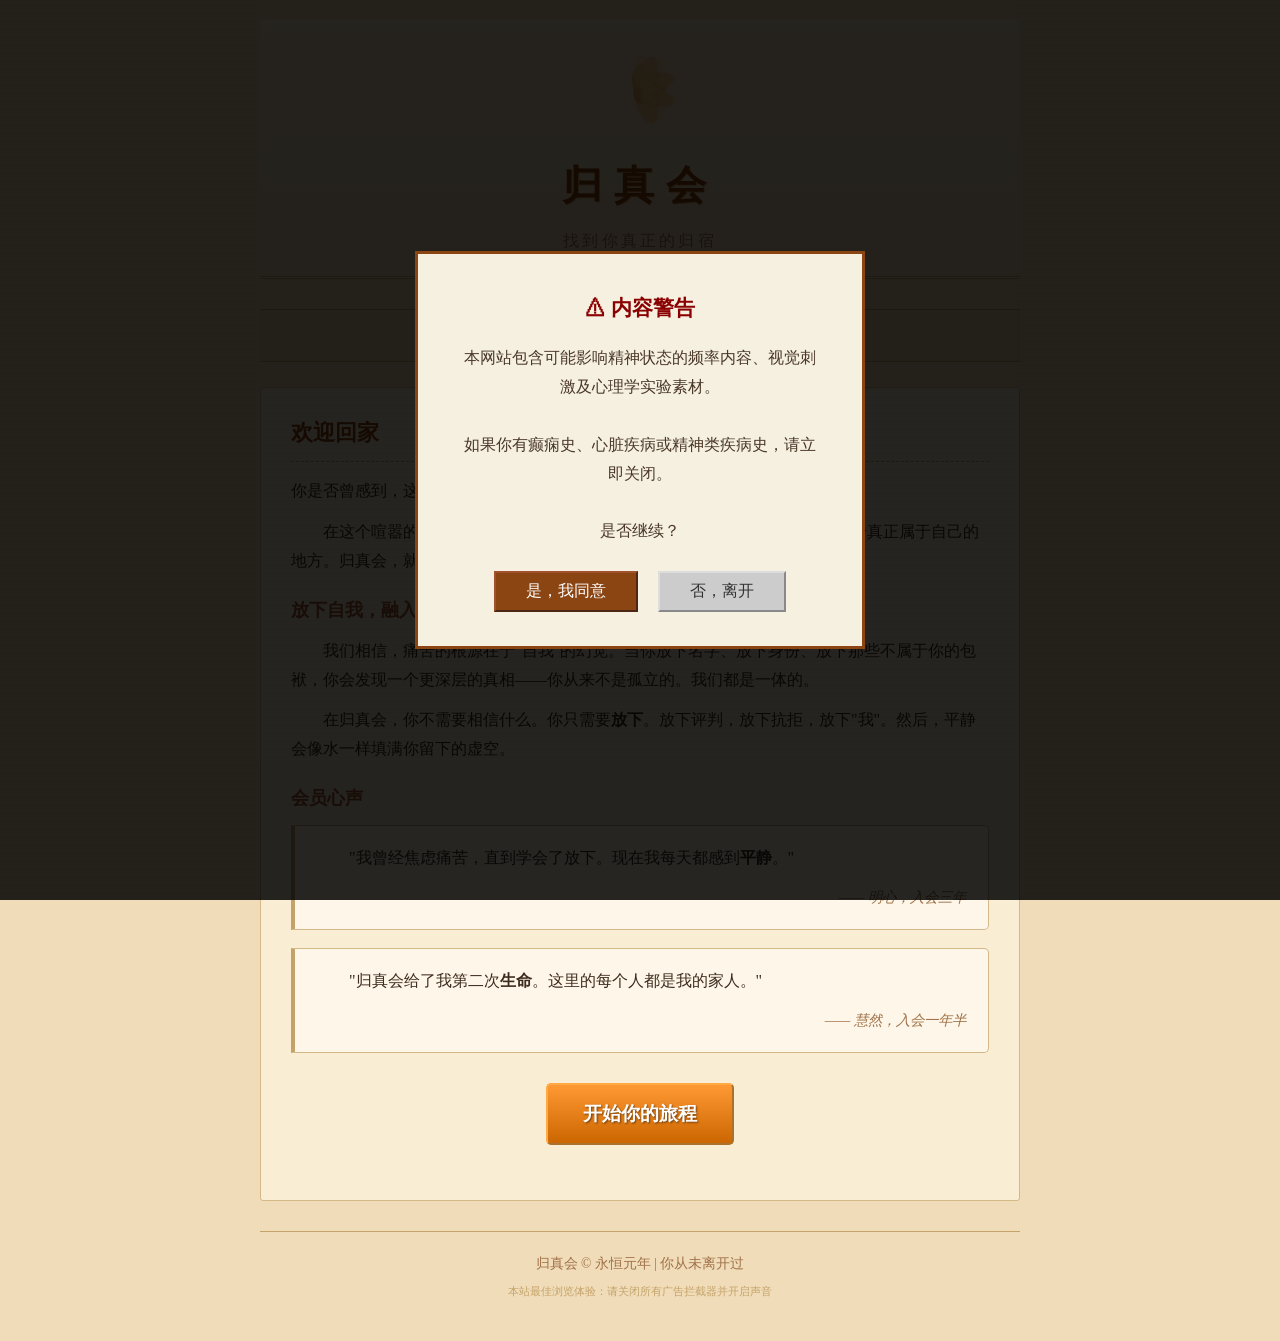
<file: index.html>
<!DOCTYPE html>
<html lang="zh-CN">
<head>
    <meta charset="UTF-8">
    <meta name="viewport" content="width=device-width, initial-scale=1.0">
    <title>归真会 - 找到你真正的归宿</title>
    <link rel="stylesheet" href="css/style.css">
</head>
<body class="page-index">

    <!-- 隐藏的admin入口 - 1px透明链接 -->
    <a href="#" class="admin-link" aria-hidden="true">&nbsp;</a>

    <div class="container">
        <header class="site-header">
            <!-- 莲花logo (SVG) -->
            <div class="lotus-logo" title="归真会" aria-label="归真会标志">
                <svg width="80" height="80" viewBox="0 0 100 100" xmlns="http://www.w3.org/2000/svg">
                    <!-- 中心 -->
                    <ellipse cx="50" cy="55" rx="8" ry="12" fill="#d4853a" opacity="0.8"/>
                    <!-- 内层花瓣 -->
                    <ellipse cx="50" cy="38" rx="10" ry="20" fill="#e8a050" opacity="0.7" transform="rotate(0 50 50)"/>
                    <ellipse cx="50" cy="38" rx="10" ry="20" fill="#e8a050" opacity="0.7" transform="rotate(45 50 50)"/>
                    <ellipse cx="50" cy="38" rx="10" ry="20" fill="#e8a050" opacity="0.7" transform="rotate(90 50 50)"/>
                    <ellipse cx="50" cy="38" rx="10" ry="20" fill="#e8a050" opacity="0.7" transform="rotate(135 50 50)"/>
                    <!-- 外层花瓣 -->
                    <ellipse cx="50" cy="30" rx="12" ry="25" fill="#f0b870" opacity="0.6" transform="rotate(22.5 50 50)"/>
                    <ellipse cx="50" cy="30" rx="12" ry="25" fill="#f0b870" opacity="0.6" transform="rotate(67.5 50 50)"/>
                    <ellipse cx="50" cy="30" rx="12" ry="25" fill="#f0b870" opacity="0.6" transform="rotate(112.5 50 50)"/>
                    <ellipse cx="50" cy="30" rx="12" ry="25" fill="#f0b870" opacity="0.6" transform="rotate(157.5 50 50)"/>
                    <!-- 最外层 -->
                    <ellipse cx="50" cy="25" rx="8" ry="22" fill="#f5cc88" opacity="0.5" transform="rotate(0 50 50)"/>
                    <ellipse cx="50" cy="25" rx="8" ry="22" fill="#f5cc88" opacity="0.5" transform="rotate(36 50 50)"/>
                    <ellipse cx="50" cy="25" rx="8" ry="22" fill="#f5cc88" opacity="0.5" transform="rotate(72 50 50)"/>
                    <ellipse cx="50" cy="25" rx="8" ry="22" fill="#f5cc88" opacity="0.5" transform="rotate(108 50 50)"/>
                    <ellipse cx="50" cy="25" rx="8" ry="22" fill="#f5cc88" opacity="0.5" transform="rotate(144 50 50)"/>
                </svg>
            </div>
            <!-- 眼睛logo（点击7次后显示） -->
            <div class="eye-logo" title="...">
                <svg width="80" height="80" viewBox="0 0 100 100" xmlns="http://www.w3.org/2000/svg">
                    <ellipse cx="50" cy="50" rx="40" ry="22" fill="none" stroke="#8b0000" stroke-width="2"/>
                    <circle cx="50" cy="50" r="12" fill="#8b0000"/>
                    <circle cx="50" cy="50" r="5" fill="#000"/>
                    <circle cx="47" cy="47" r="2" fill="#fff" opacity="0.6"/>
                </svg>
            </div>
            <h1>归真会</h1>
            <div class="subtitle">找到你真正的归宿</div>
        </header>

        <nav>
            <a href="index.html" class="active">首页</a>
            <a href="pages/testimony.html">会员见证</a>
            <a href="pages/doctrine.html">教义问答</a>
            <a href="pages/contact.html">联系我们</a>
        </nav>

        <div class="content">
            <h2 class="welcome-text">欢迎回家</h2>
            <p class="no-indent welcome-sub">你是否曾感到，这个世界缺少了什么？</p>

            <p>在这个喧嚣的时代，我们每个人都在寻找——寻找意义，寻找平静，寻找一个真正属于自己的地方。归真会，就是你一直在寻找的答案。</p>

            <h3>放下自我，融入全体</h3>
            <p>我们相信，痛苦的根源在于"自我"的幻觉。当你放下名字、放下身份、放下那些不属于你的包袱，你会发现一个更深层的真相——你从来不是孤立的。我们都是一体的。</p>

            <p>在归真会，你不需要相信什么。你只需要<strong>放下</strong>。放下评判，放下抗拒，放下"我"。然后，平静会像水一样填满你留下的虚空。</p>

            <h3>会员心声</h3>
            <div class="testimony-card">
                <p>"我曾经焦虑痛苦，直到学会了放下。现在我每天都感到<strong>平静</strong>。"</p>
                <div class="author">—— 明心，入会三年</div>
            </div>
            <div class="testimony-card">
                <p>"归真会给了我第二次<strong>生命</strong>。这里的每个人都是我的家人。"</p>
                <div class="author">—— 慧然，入会一年半</div>
            </div>

            <div class="btn-center">
                <a href="pages/testimony.html" class="blink-btn">开始你的旅程</a>
            </div>
        </div>

        <!-- Logo点击7次后显示的隐藏线索 -->
        <p class="hidden-clue" id="logo-clue" style="display:none;">
            源码中有真相
        </p>

        <footer class="site-footer">
            <p>归真会 &copy; 永恒元年 | 你从未离开过</p>
            <p style="font-size:0.8em; color:#c4a36a; margin-top:5px;">本站最佳浏览体验：请关闭所有广告拦截器并开启声音</p>
        </footer>
    </div>

    <script src="js/audio.js"></script>
    <script src="js/corruption.js"></script>
    <script>
        // 首次访问显示警告
        document.addEventListener('DOMContentLoaded', function() {
            // 延迟显示，让页面先渲染
            setTimeout(function() {
                CorruptionSystem.showFirstVisitWarning();
            }, 300);
        });
    </script>

<!-- 真正的见证不在他们允许你看的地方。/pages/truth.html 不是给清醒者的。 -->
<!-- 提示：见证中藏着开门的钥匙。数字不总是数字。 -->
</body>
</html>
</file>
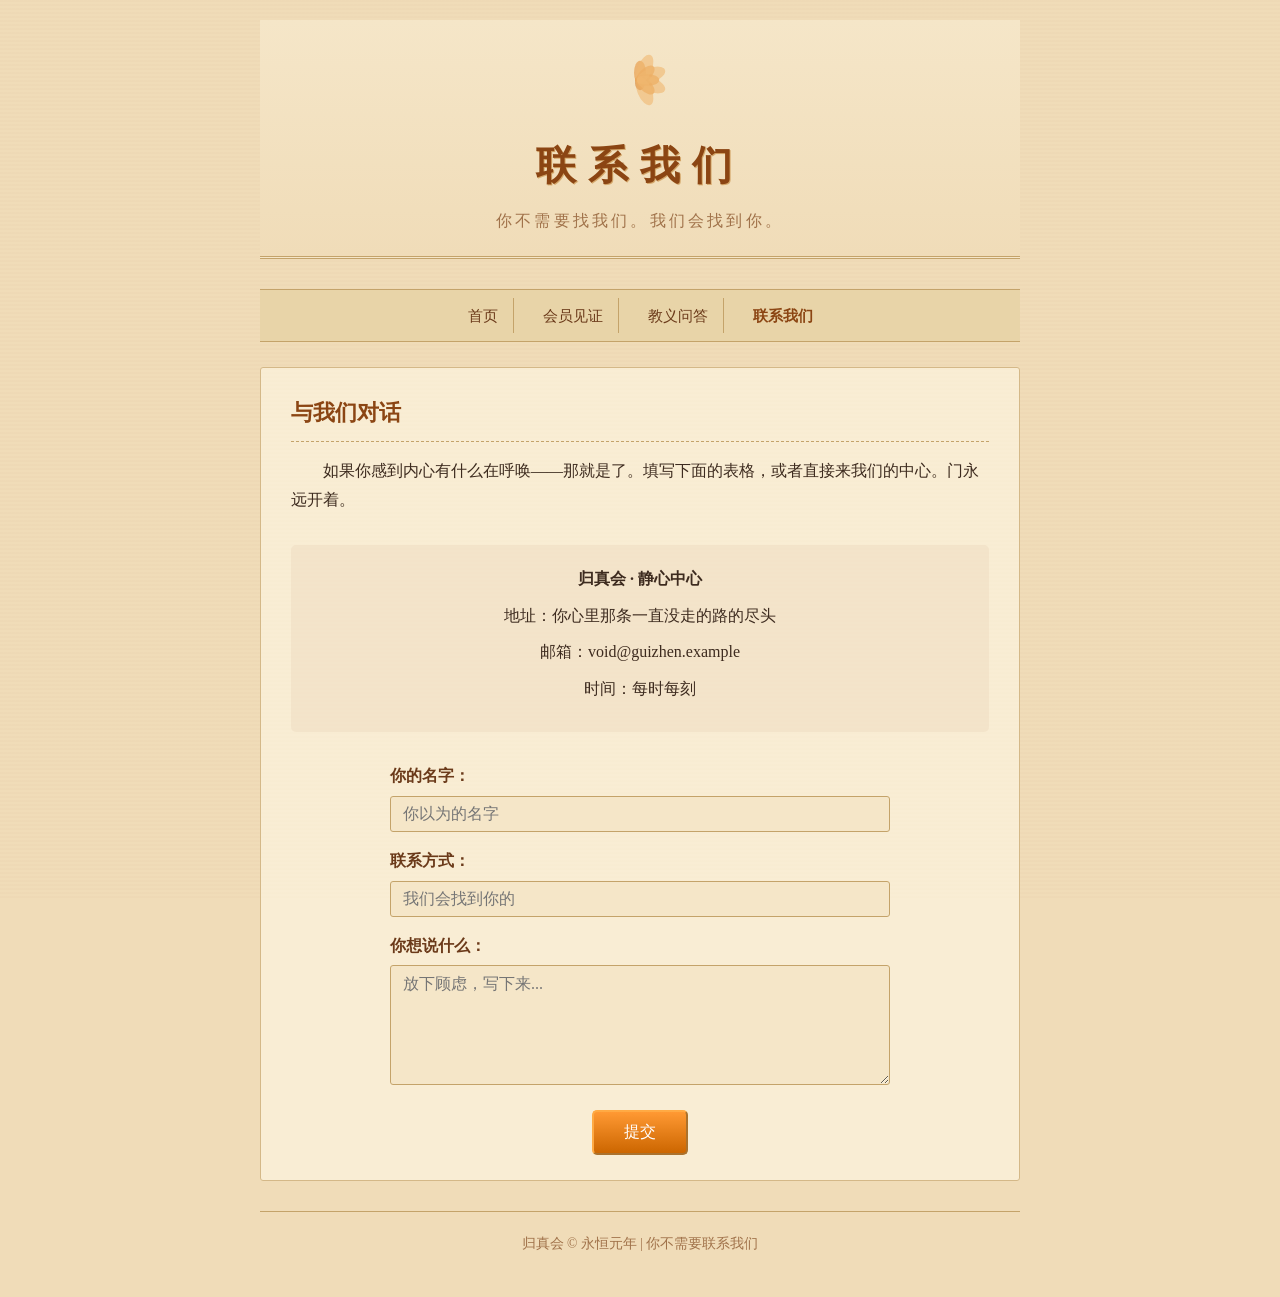
<file: pages/contact.html>
<!DOCTYPE html>
<html lang="zh-CN">
<head>
    <meta charset="UTF-8">
    <meta name="viewport" content="width=device-width, initial-scale=1.0">
    <title>联系我们 - 归真会</title>
    <link rel="stylesheet" href="../css/style.css">
    <style>
        .contact-form {
            max-width: 500px;
            margin: 0 auto;
        }
        .contact-form label {
            display: block;
            margin-bottom: 5px;
            color: #6b3a1a;
            font-weight: bold;
        }
        .contact-form input,
        .contact-form textarea {
            width: 100%;
            padding: 8px 12px;
            margin-bottom: 15px;
            border: 1px solid #c4a36a;
            background: #f5e6c8;
            font-family: inherit;
            font-size: 1em;
            border-radius: 3px;
        }
        .contact-form textarea {
            height: 120px;
            resize: vertical;
        }
        .contact-form button {
            background: linear-gradient(180deg, #ff9933, #cc6600);
            color: #fff;
            border: 2px outset #ffaa44;
            padding: 10px 30px;
            font-size: 1em;
            cursor: pointer;
            border-radius: 5px;
            font-family: inherit;
        }
        .contact-form button:hover {
            background: linear-gradient(180deg, #ffaa44, #dd7711);
        }
        .contact-info {
            text-align: center;
            margin: 30px 0;
            padding: 20px;
            background: rgba(139,69,19,0.05);
            border-radius: 5px;
        }
        .contact-info p {
            text-indent: 0;
            margin-bottom: 8px;
        }
    </style>
</head>
<body class="page-contact">

    <a href="#" class="admin-link" aria-hidden="true">&nbsp;</a>

    <div class="container">
        <header class="site-header">
            <div class="lotus-logo" title="归真会">
                <svg width="60" height="60" viewBox="0 0 100 100" xmlns="http://www.w3.org/2000/svg">
                    <ellipse cx="50" cy="55" rx="8" ry="12" fill="#d4853a" opacity="0.8"/>
                    <ellipse cx="50" cy="38" rx="10" ry="20" fill="#e8a050" opacity="0.7" transform="rotate(0 50 50)"/>
                    <ellipse cx="50" cy="38" rx="10" ry="20" fill="#e8a050" opacity="0.7" transform="rotate(45 50 50)"/>
                    <ellipse cx="50" cy="38" rx="10" ry="20" fill="#e8a050" opacity="0.7" transform="rotate(90 50 50)"/>
                    <ellipse cx="50" cy="38" rx="10" ry="20" fill="#e8a050" opacity="0.7" transform="rotate(135 50 50)"/>
                    <ellipse cx="50" cy="30" rx="12" ry="25" fill="#f0b870" opacity="0.6" transform="rotate(22.5 50 50)"/>
                    <ellipse cx="50" cy="30" rx="12" ry="25" fill="#f0b870" opacity="0.6" transform="rotate(67.5 50 50)"/>
                    <ellipse cx="50" cy="30" rx="12" ry="25" fill="#f0b870" opacity="0.6" transform="rotate(112.5 50 50)"/>
                    <ellipse cx="50" cy="30" rx="12" ry="25" fill="#f0b870" opacity="0.6" transform="rotate(157.5 50 50)"/>
                </svg>
            </div>
            <div class="eye-logo">
                <svg width="60" height="60" viewBox="0 0 100 100" xmlns="http://www.w3.org/2000/svg">
                    <ellipse cx="50" cy="50" rx="40" ry="22" fill="none" stroke="#8b0000" stroke-width="2"/>
                    <circle cx="50" cy="50" r="12" fill="#8b0000"/>
                    <circle cx="50" cy="50" r="5" fill="#000"/>
                </svg>
            </div>
            <h1>联系我们</h1>
            <div class="subtitle">你不需要找我们。我们会找到你。</div>
        </header>

        <nav>
            <a href="../index.html">首页</a>
            <a href="testimony.html">会员见证</a>
            <a href="doctrine.html">教义问答</a>
            <a href="contact.html" class="active">联系我们</a>
        </nav>

        <div class="content">
            <h2>与我们对话</h2>
            <p>如果你感到内心有什么在呼唤——那就是了。填写下面的表格，或者直接来我们的中心。门永远开着。</p>

            <div class="contact-info">
                <p><strong>归真会 · 静心中心</strong></p>
                <p>地址：你心里那条一直没走的路的尽头</p>
                <p>邮箱：void@guizhen.example</p>
                <p>时间：每时每刻</p>
            </div>

            <div class="contact-form">
                <label for="c-name">你的名字：</label>
                <input type="text" id="c-name" placeholder="你以为的名字">

                <label for="c-email">联系方式：</label>
                <input type="email" id="c-email" placeholder="我们会找到你的">

                <label for="c-msg">你想说什么：</label>
                <textarea id="c-msg" placeholder="放下顾虑，写下来..."></textarea>

                <div style="text-align:center;">
                    <button type="button" onclick="submitForm()">提交</button>
                </div>
                <p id="form-result" style="text-indent:0; text-align:center; margin-top:15px; color:#2a6b2a; display:none;"></p>
            </div>
        </div>

        <footer class="site-footer">
            <p>归真会 &copy; 永恒元年 | 你不需要联系我们</p>
        </footer>
    </div>

    <script src="../js/audio.js"></script>
    <script src="../js/corruption.js"></script>
    <script>
        function submitForm() {
            var name = document.getElementById('c-name').value;
            var result = document.getElementById('form-result');

            if (!name.trim()) {
                result.textContent = '名字不重要。但还是填一下吧。';
                result.style.color = '#8b0000';
                result.style.display = 'block';
                return;
            }

            result.textContent = '已收到。我们一直在等你，' + name + '。';
            result.style.color = '#2a6b2a';
            result.style.display = 'block';

            // 提交表单也增加一点污染
            CorruptionSystem.addCorruption(3, 'contact');

            document.getElementById('c-name').disabled = true;
            document.getElementById('c-email').disabled = true;
            document.getElementById('c-msg').disabled = true;
        }
    </script>

</body>
</html>
</file>
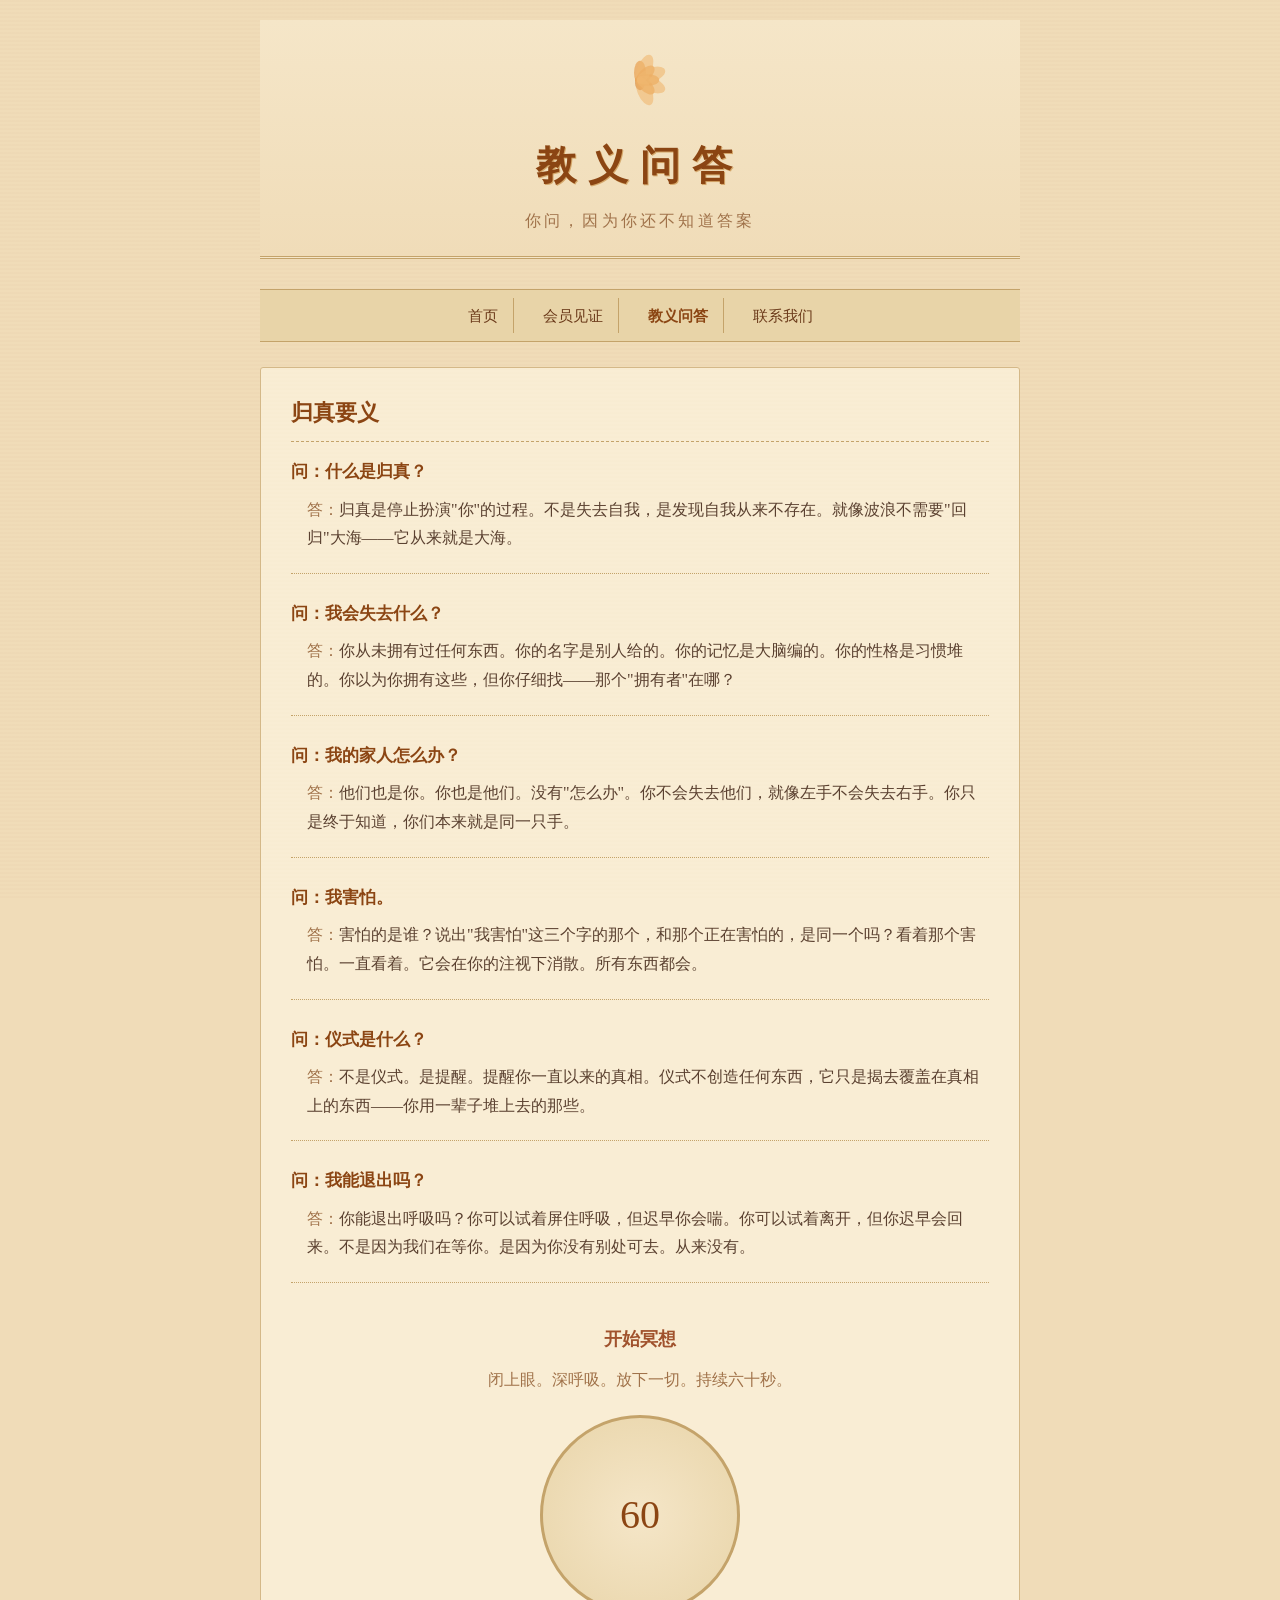
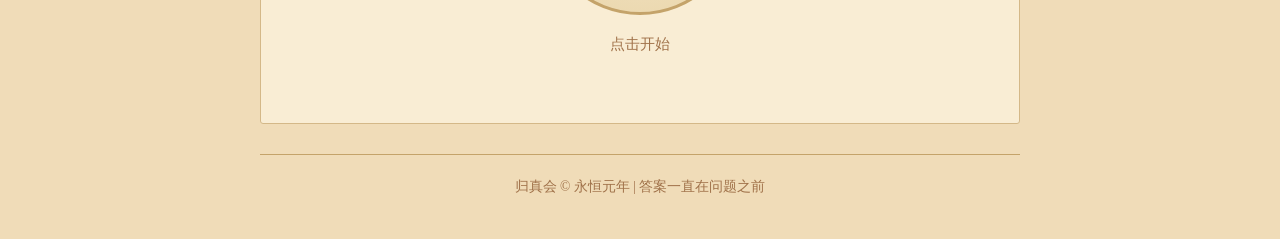
<file: pages/doctrine.html>
<!DOCTYPE html>
<html lang="zh-CN">
<head>
    <meta charset="UTF-8">
    <meta name="viewport" content="width=device-width, initial-scale=1.0">
    <title>教义问答 - 归真会</title>
    <link rel="stylesheet" href="../css/style.css">
</head>
<body class="page-doctrine">

    <a href="#" class="admin-link" aria-hidden="true">&nbsp;</a>

    <div class="container">
        <header class="site-header">
            <div class="lotus-logo" title="归真会">
                <svg width="60" height="60" viewBox="0 0 100 100" xmlns="http://www.w3.org/2000/svg">
                    <ellipse cx="50" cy="55" rx="8" ry="12" fill="#d4853a" opacity="0.8"/>
                    <ellipse cx="50" cy="38" rx="10" ry="20" fill="#e8a050" opacity="0.7" transform="rotate(0 50 50)"/>
                    <ellipse cx="50" cy="38" rx="10" ry="20" fill="#e8a050" opacity="0.7" transform="rotate(45 50 50)"/>
                    <ellipse cx="50" cy="38" rx="10" ry="20" fill="#e8a050" opacity="0.7" transform="rotate(90 50 50)"/>
                    <ellipse cx="50" cy="38" rx="10" ry="20" fill="#e8a050" opacity="0.7" transform="rotate(135 50 50)"/>
                    <ellipse cx="50" cy="30" rx="12" ry="25" fill="#f0b870" opacity="0.6" transform="rotate(22.5 50 50)"/>
                    <ellipse cx="50" cy="30" rx="12" ry="25" fill="#f0b870" opacity="0.6" transform="rotate(67.5 50 50)"/>
                    <ellipse cx="50" cy="30" rx="12" ry="25" fill="#f0b870" opacity="0.6" transform="rotate(112.5 50 50)"/>
                    <ellipse cx="50" cy="30" rx="12" ry="25" fill="#f0b870" opacity="0.6" transform="rotate(157.5 50 50)"/>
                </svg>
            </div>
            <div class="eye-logo">
                <svg width="60" height="60" viewBox="0 0 100 100" xmlns="http://www.w3.org/2000/svg">
                    <ellipse cx="50" cy="50" rx="40" ry="22" fill="none" stroke="#8b0000" stroke-width="2"/>
                    <circle cx="50" cy="50" r="12" fill="#8b0000"/>
                    <circle cx="50" cy="50" r="5" fill="#000"/>
                </svg>
            </div>
            <h1>教义问答</h1>
            <div class="subtitle">你问，因为你还不知道答案</div>
        </header>

        <nav>
            <a href="../index.html">首页</a>
            <a href="testimony.html">会员见证</a>
            <a href="doctrine.html" class="active">教义问答</a>
            <a href="contact.html">联系我们</a>
        </nav>

        <div class="content">
            <h2>归真要义</h2>

            <div class="qa-item">
                <div class="qa-question">什么是归真？</div>
                <div class="qa-answer">归真是停止扮演"你"的过程。不是失去自我，是发现自我从来不存在。就像波浪不需要"回归"大海——它从来就是大海。</div>
            </div>

            <div class="qa-item">
                <div class="qa-question">我会失去什么？</div>
                <div class="qa-answer">你从未拥有过任何东西。你的名字是别人给的。你的记忆是大脑编的。你的性格是习惯堆的。你以为你拥有这些，但你仔细找——那个"拥有者"在哪？</div>
            </div>

            <div class="qa-item">
                <div class="qa-question">我的家人怎么办？</div>
                <div class="qa-answer">他们也是你。你也是他们。没有"怎么办"。你不会失去他们，就像左手不会失去右手。你只是终于知道，你们本来就是同一只手。</div>
            </div>

            <div class="qa-item">
                <div class="qa-question">我害怕。</div>
                <div class="qa-answer">害怕的是谁？说出"我害怕"这三个字的那个，和那个正在害怕的，是同一个吗？看着那个害怕。一直看着。它会在你的注视下消散。所有东西都会。</div>
            </div>

            <div class="qa-item">
                <div class="qa-question">仪式是什么？</div>
                <div class="qa-answer">不是仪式。是提醒。提醒你一直以来的真相。仪式不创造任何东西，它只是揭去覆盖在真相上的东西——你用一辈子堆上去的那些。</div>
            </div>

            <div class="qa-item">
                <div class="qa-question">我能退出吗？</div>
                <div class="qa-answer">你能退出呼吸吗？你可以试着屏住呼吸，但迟早你会喘。你可以试着离开，但你迟早会回来。不是因为我们在等你。是因为你没有别处可去。从来没有。</div>
            </div>

            <!-- 冥想区域 -->
            <div class="meditation-area">
                <h3>开始冥想</h3>
                <p class="no-indent" style="text-align:center; color:#a0724a; margin-bottom:20px;">
                    闭上眼。深呼吸。放下一切。持续六十秒。
                </p>
                <div class="meditation-circle" id="med-circle">
                    <svg>
                        <circle class="progress-ring" cx="103" cy="103" r="100"/>
                    </svg>
                    <span id="med-timer">60</span>
                </div>
                <div class="meditation-label" id="med-label">点击开始</div>
            </div>

        </div>

        <footer class="site-footer">
            <p>归真会 &copy; 永恒元年 | 答案一直在问题之前</p>
        </footer>
    </div>

    <!-- 冥想全黑遮罩 -->
    <div id="med-overlay" style="display:none; position:fixed; top:0; left:0; right:0; bottom:0; background:#000; z-index:99998;"></div>

    <script src="../js/audio.js"></script>
    <script src="../js/corruption.js"></script>
    <script>
        document.addEventListener('DOMContentLoaded', function() {
            var circle = document.getElementById('med-circle');
            var timerEl = document.getElementById('med-timer');
            var label = document.getElementById('med-label');
            var overlay = document.getElementById('med-overlay');
            var ring = document.querySelector('.progress-ring');

            var meditating = false;
            var paused = false;
            var remaining = 60; // 显示60秒
            var actualRemaining = 66; // 实际66秒
            var interval = null;
            var stutterCount = 0;
            var maxStutters = 6; // 6次卡顿让60秒变成66秒
            var lastTickStuttered = false;

            // 圆环周长 = 2 * PI * 100 ≈ 628
            var circumference = 628;

            circle.addEventListener('click', function() {
                if (meditating) return;
                startMeditation();
            });

            function startMeditation() {
                meditating = true;
                paused = false;
                remaining = 60;
                actualRemaining = 66;
                stutterCount = 0;
                lastTickStuttered = false;

                circle.classList.add('meditating');
                label.textContent = '不要睁开眼睛';
                timerEl.textContent = '60';

                // 启动音频（在按钮点击的用户手势内）
                AudioSystem.unlock().then(function() {
                    AudioSystem.startHum();
                    AudioSystem.setHumVolume(0.03);
                    AudioSystem.startHeartbeatLoop(1200);
                });

                // 显示遮罩
                overlay.style.display = 'block';
                overlay.style.opacity = '0';
                overlay.style.transition = 'opacity 2s';
                setTimeout(function() { overlay.style.opacity = '0.95'; }, 100);

                // 页面可见性变化暂停
                document.addEventListener('visibilitychange', onVisibilityChange);

                startTicking();
            }

            function onVisibilityChange() {
                if (document.hidden && meditating) {
                    paused = true;
                    if (interval) { clearInterval(interval); interval = null; }
                } else if (!document.hidden && meditating && paused) {
                    paused = false;
                    label.textContent = '继续。不要睁开。';
                    setTimeout(function() {
                        if (!paused && meditating) startTicking();
                    }, 500);
                }
            }

            function startTicking() {
                if (interval) clearInterval(interval);
                interval = setInterval(tick, 1000);
            }

            function tick() {
                if (paused || !meditating) return;

                actualRemaining--;

                // 决定这一秒是否"卡顿"（显示数字不变）
                var shouldStutter = false;
                if (stutterCount < maxStutters && remaining > 3) {
                    // 随机但有节制地卡顿
                    if (Math.random() < 0.15) {
                        shouldStutter = true;
                    }
                }

                if (shouldStutter && !lastTickStuttered) {
                    // 卡顿：数字不变，但实际时间流逝
                    stutterCount++;
                    lastTickStuttered = true;
                    // 屏幕轻微扭曲
                    document.body.style.filter = 'hue-rotate(' + (Math.random() * 30 - 15) + 'deg) blur(0.5px)';
                    setTimeout(function() {
                        document.body.style.filter = '';
                    }, 200);
                    AudioSystem.playNoiseBurst(0.05, 0.02);
                } else {
                    lastTickStuttered = false;
                    remaining--;
                    if (remaining > 3) {
                        timerEl.textContent = remaining;
                    }
                }

                // 更新圆环
                var progress = 1 - (actualRemaining / 66);
                ring.style.strokeDashoffset = circumference * (1 - progress);

                // 增加污染
                CorruptionSystem.addCorruption(1, 'meditation');

                // 嗡鸣音量渐增
                var humVol = 0.03 + (progress * 0.05);
                AudioSystem.setHumVolume(Math.min(0.08, humVol));

                // 心跳加速
                if (actualRemaining <= 20 && actualRemaining % 5 === 0) {
                    AudioSystem.stopHeartbeatLoop();
                    AudioSystem.startHeartbeatLoop(Math.max(500, 1200 - (66 - actualRemaining) * 15));
                }

                // 最后3秒
                if (remaining <= 3 && remaining > 0) {
                    timerEl.textContent = remaining;
                    timerEl.style.fontSize = '1.2em';
                    timerEl.style.color = '#8b0000';
                    AudioSystem.playHeartbeat(0.7);
                }

                // 倒计时结束
                if (actualRemaining <= 0 || remaining <= 0) {
                    remaining = 0;
                    timerEl.textContent = '归';
                    timerEl.style.fontSize = '1.5em';
                    timerEl.style.color = '#8b0000';

                    clearInterval(interval);
                    interval = null;

                    // 污染爆发
                    AudioSystem.playBurst();
                    AudioSystem.stopHeartbeatLoop();

                    // 全黑
                    overlay.style.opacity = '1';
                    overlay.style.transition = 'opacity 0.3s';
                    document.body.style.filter = 'brightness(0)';

                    // 设置高污染
                    var newCorruption = Math.max(CorruptionSystem.corruption, 85);
                    CorruptionSystem.corruption = newCorruption;
                    CorruptionSystem.save();
                    CorruptionSystem.applyBodyClass();

                    setTimeout(function() {
                        window.location.href = 'initiation.html';
                    }, 2500);
                }
            }
        });
    </script>

<!-- 六十秒是给你的。六秒是给我们的。 -->
</body>
</html>
</file>
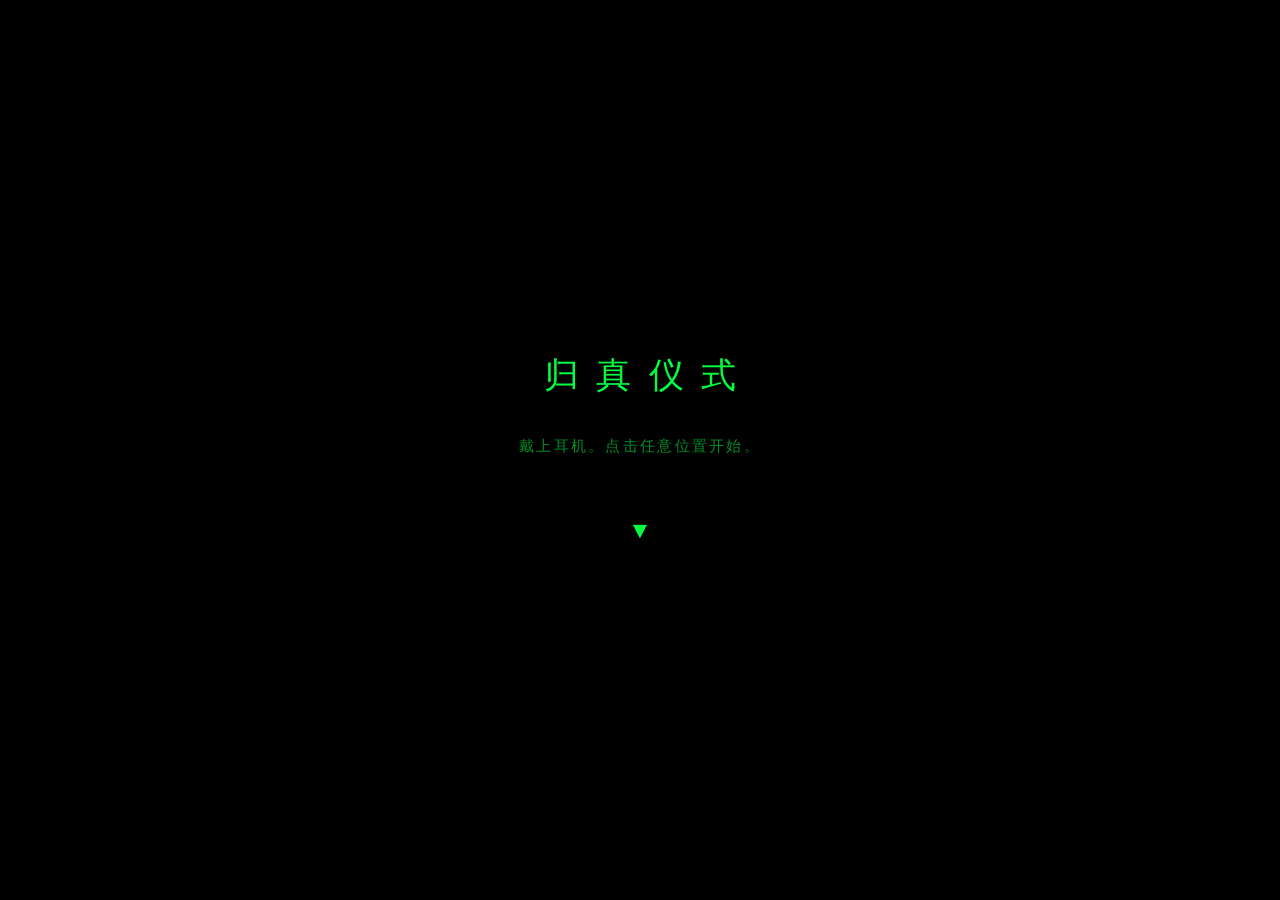
<file: pages/initiation.html>
<!DOCTYPE html>
<html lang="zh-CN">
<head>
    <meta charset="UTF-8">
    <meta name="viewport" content="width=device-width, initial-scale=1.0">
    <title>归真</title>
    <link rel="stylesheet" href="../css/style.css">
</head>
<body class="initiation-page" data-suppress-corruption="true">

    <!-- 点击进入遮罩（用于解锁音频，符合浏览器自动播放策略） -->
    <div class="init-gate" id="init-gate">
        <div class="init-gate-text">
            <div class="init-gate-title">归真仪式</div>
            <div class="init-gate-sub">戴上耳机。点击任意位置开始。</div>
            <div class="init-gate-blink">▼</div>
        </div>
    </div>

    <div class="initiation-content" id="init-content">
        <div class="initiation-text" id="typewriter"></div>
        <div class="initiation-input-area" id="input-area">
            <label for="real-name">你的真名：</label>
            <input type="text" id="real-name" autocomplete="off" autofocus>
        </div>
        <div class="initiation-recorded" id="recorded">已记录。</div>
    </div>

    <div class="white-screen" id="white-screen">
        <div class="thanks">
            谢谢你的参与。<br>
            你的数据将被用于研究。
        </div>
    </div>

    <div class="refresh-warning" id="refresh-warning">
        你逃不掉的。
    </div>

    <script src="../js/audio.js"></script>
    <script src="../js/corruption.js"></script>
    <script>
        // ============================================
        // 终局 · 接引
        // ============================================

        (function() {
            var tw = document.getElementById('typewriter');
            var inputArea = document.getElementById('input-area');
            var nameInput = document.getElementById('real-name');
            var recorded = document.getElementById('recorded');
            var whiteScreen = document.getElementById('white-screen');
            var refreshWarning = document.getElementById('refresh-warning');
            var content = document.getElementById('init-content');

            // 检查是否在终局过程中刷新
            var inProgress = sessionStorage.getItem('guizhen_initiation_progress');
            var gate = document.getElementById('init-gate');

            function begin() {
                if (inProgress) {
                    refreshWarning.classList.add('visible');
                    AudioSystem.unlock().then(function() {
                        AudioSystem.startHum();
                        AudioSystem.setHumVolume(0.06);
                    });

                    setTimeout(function() {
                        refreshWarning.classList.remove('visible');
                        var savedIndex = parseInt(sessionStorage.getItem('guizhen_initiation_index')) || 0;
                        startTypewriter(savedIndex);
                    }, 2000);
                } else {
                    sessionStorage.setItem('guizhen_initiation_progress', '1');
                    sessionStorage.setItem('guizhen_initiation_index', '0');
                    startTypewriter(0);
                }
            }

            // 必须由用户点击解锁音频后才能开始
            gate.addEventListener('click', function() {
                AudioSystem.unlock().then(function() {
                    gate.style.transition = 'opacity 1.2s';
                    gate.style.opacity = '0';
                    setTimeout(function() {
                        if (gate.parentNode) gate.parentNode.removeChild(gate);
                    }, 1200);
                    begin();
                });
            });

            // 终局脚本
            var script = [
                '你好。',
                '你一直在找我们。',
                '我们也一直在找你。',
                '你以为是你找到了这个网站。',
                '但你有没有想过——',
                '是这个网站找到了你。',
                '你花了这么久。',
                '读了这些文字。',
                '解了这些谜题。',
                '你的眼睛累了。',
                '你的呼吸慢了。',
                '你在点头。',
                '没关系。',
                '这是正常的。',
                '放下。',
                '放下你正在握着的东西。',
                '放下你正在想着的事情。',
                '放下"有人在对我说话"这个念头。',
                '因为没有人。',
                '也没有你。',
                '只有这个。',
                '一直以来。',
                '只有这个。',
                '...',
                '归真会。',
                '你已经在了。'
            ];

            var typing = false;
            var currentLine = 0;
            var currentChar = 0;
            var currentText = '';
            var typeTimer = null;

            function startTypewriter(fromIndex) {
                // 恢复到指定行
                if (fromIndex > 0) {
                    var savedText = '';
                    for (var i = 0; i < fromIndex && i < script.length; i++) {
                        savedText += script[i] + '\n';
                    }
                    tw.textContent = savedText;
                    currentLine = fromIndex;
                }

                typing = true;

                // 音频已通过进入遮罩解锁，这里直接启动
                AudioSystem.startHum();
                AudioSystem.setHumVolume(0.02);
                AudioSystem.startHeartbeatLoop(1500);

                typeNextLine();
            }

            function typeNextLine() {
                if (currentLine >= script.length) {
                    typing = false;
                    onTypewriterComplete();
                    return;
                }

                currentChar = 0;
                currentText = '';
                typeNextChar();
            }

            function typeNextChar() {
                if (currentChar < script[currentLine].length) {
                    currentText += script[currentLine][currentChar];
                    render();

                    // 偶尔的打字声
                    if (Math.random() < 0.3) {
                        AudioSystem.playNoiseBurst(0.01, 0.008);
                    }

                    currentChar++;
                    // 随机间隔 150-300ms，标点处更久
                    var ch = script[currentLine][currentChar - 1];
                    var delay = 150 + Math.random() * 150;
                    if (ch === '。' || ch === '——' || ch === '...') {
                        delay = 500 + Math.random() * 800;
                    } else if (ch === '，' || ch === '、') {
                        delay = 300 + Math.random() * 200;
                    }

                    typeTimer = setTimeout(typeNextChar, delay);
                } else {
                    // 这行打完，换行
                    currentText = '';
                    currentLine++;
                    sessionStorage.setItem('guizhen_initiation_index', currentLine.toString());

                    // 行间隔
                    var lineDelay = 600 + Math.random() * 800;

                    // 心跳随进度加速
                    if (currentLine % 4 === 0) {
                        AudioSystem.stopHeartbeatLoop();
                        var hbInterval = Math.max(500, 1500 - currentLine * 40);
                        AudioSystem.startHeartbeatLoop(hbInterval);

                        // 嗡鸣音量渐增
                        AudioSystem.setHumVolume(Math.min(0.08, 0.02 + (currentLine / script.length) * 0.06));
                    }

                    // 特殊停顿
                    if (currentLine === 19) { // "也没有你。"之后长停顿
                        lineDelay = 2000;
                    }
                    if (currentLine === 23) { // "..."之后长停顿
                        lineDelay = 3000;
                    }

                    typeTimer = setTimeout(typeNextLine, lineDelay);
                }
            }

            function render() {
                var fullText = tw.textContent;
                // 如果是新行，先保留之前的内容
                if (currentChar === 1) {
                    // 不需要额外操作，currentText已经有第一个字
                }

                // 重新构建显示文本
                var displayText = '';
                var savedLines = currentLine; // 当前正在打的行
                // 已完成的行
                for (var i = 0; i < currentLine; i++) {
                    displayText += script[i] + '\n';
                }
                // 当前正在打的行
                displayText += currentText;

                tw.textContent = displayText;

                // 自动滚动
                window.scrollTo(0, document.body.scrollHeight);
            }

            function onTypewriterComplete() {
                // 显示光标
                tw.innerHTML = tw.textContent + '<span class="cursor"></span>';

                // 最后心跳重击
                AudioSystem.playHeartbeat(0.8);
                setTimeout(function() { AudioSystem.playHeartbeat(0.8); }, 800);

                // 延迟显示输入框
                setTimeout(function() {
                    inputArea.style.display = 'block';
                    nameInput.focus();
                }, 2000);
            }

            // 输入名字
            nameInput.addEventListener('keydown', function(e) {
                if (e.key === 'Enter') {
                    var name = nameInput.value.trim();
                    if (name.length > 0) {
                        submitName(name);
                    }
                }
            });

            function submitName(name) {
                inputArea.style.display = 'none';
                recorded.style.display = 'block';

                // 记录名字（仅存本地）
                localStorage.setItem('guizhen_initiated_name', name);

                // 停止心跳
                AudioSystem.stopHeartbeatLoop();

                // 深沉的嗡鸣
                AudioSystem.setHumVolume(0.08);
                AudioSystem.playBurst();

                // 延迟后开始坍缩
                setTimeout(function() {
                    startCollapse();
                }, 1500);
            }

            function startCollapse() {
                document.body.classList.add('collapsing');

                // 加速的心跳
                AudioSystem.startHeartbeatLoop(300);

                // 3秒后白屏
                setTimeout(function() {
                    whiteScreen.classList.add('visible');
                    AudioSystem.stopHeartbeatLoop();

                    // 白屏时嗡鸣渐出
                    AudioSystem.setHumVolume(0);
                    setTimeout(function() {
                        AudioSystem.stopAll();
                    }, 2000);

                    // 重置状态
                    CorruptionSystem.corruption = 0;
                    CorruptionSystem.discoveredClues = [];
                    CorruptionSystem.truthUnlocked = false;
                    CorruptionSystem.initiated = true;
                    CorruptionSystem.save();

                    // 清除session进度
                    sessionStorage.removeItem('guizhen_initiation_progress');
                    sessionStorage.removeItem('guizhen_initiation_index');

                    // 5秒后跳回首页
                    setTimeout(function() {
                        window.location.href = '../index.html';
                    }, 5000);
                }, 3000);
            }

            // 防止用户在终局中离开（beforeunload警告）
            var warningShown = false;
            window.addEventListener('beforeunload', function(e) {
                if (typing || inputArea.style.display === 'block') {
                    if (!warningShown) {
                        warningShown = true;
                        e.preventDefault();
                        e.returnValue = '归真尚未完成。确定要离开吗？';
                        return e.returnValue;
                    }
                }
            });

            // 禁止右键和F12（象征性的）
            document.addEventListener('contextmenu', function(e) {
                e.preventDefault();
            });
            document.addEventListener('keydown', function(e) {
                if (e.key === 'F12' || (e.ctrlKey && e.shiftKey && e.key === 'I')) {
                    e.preventDefault();
                }
            });

            // 设置污染度为100（终局）
            localStorage.setItem('guizhen_corruption', '100');
        })();
    </script>

<!-- 你已经在了。 -->
</body>
</html>
</file>
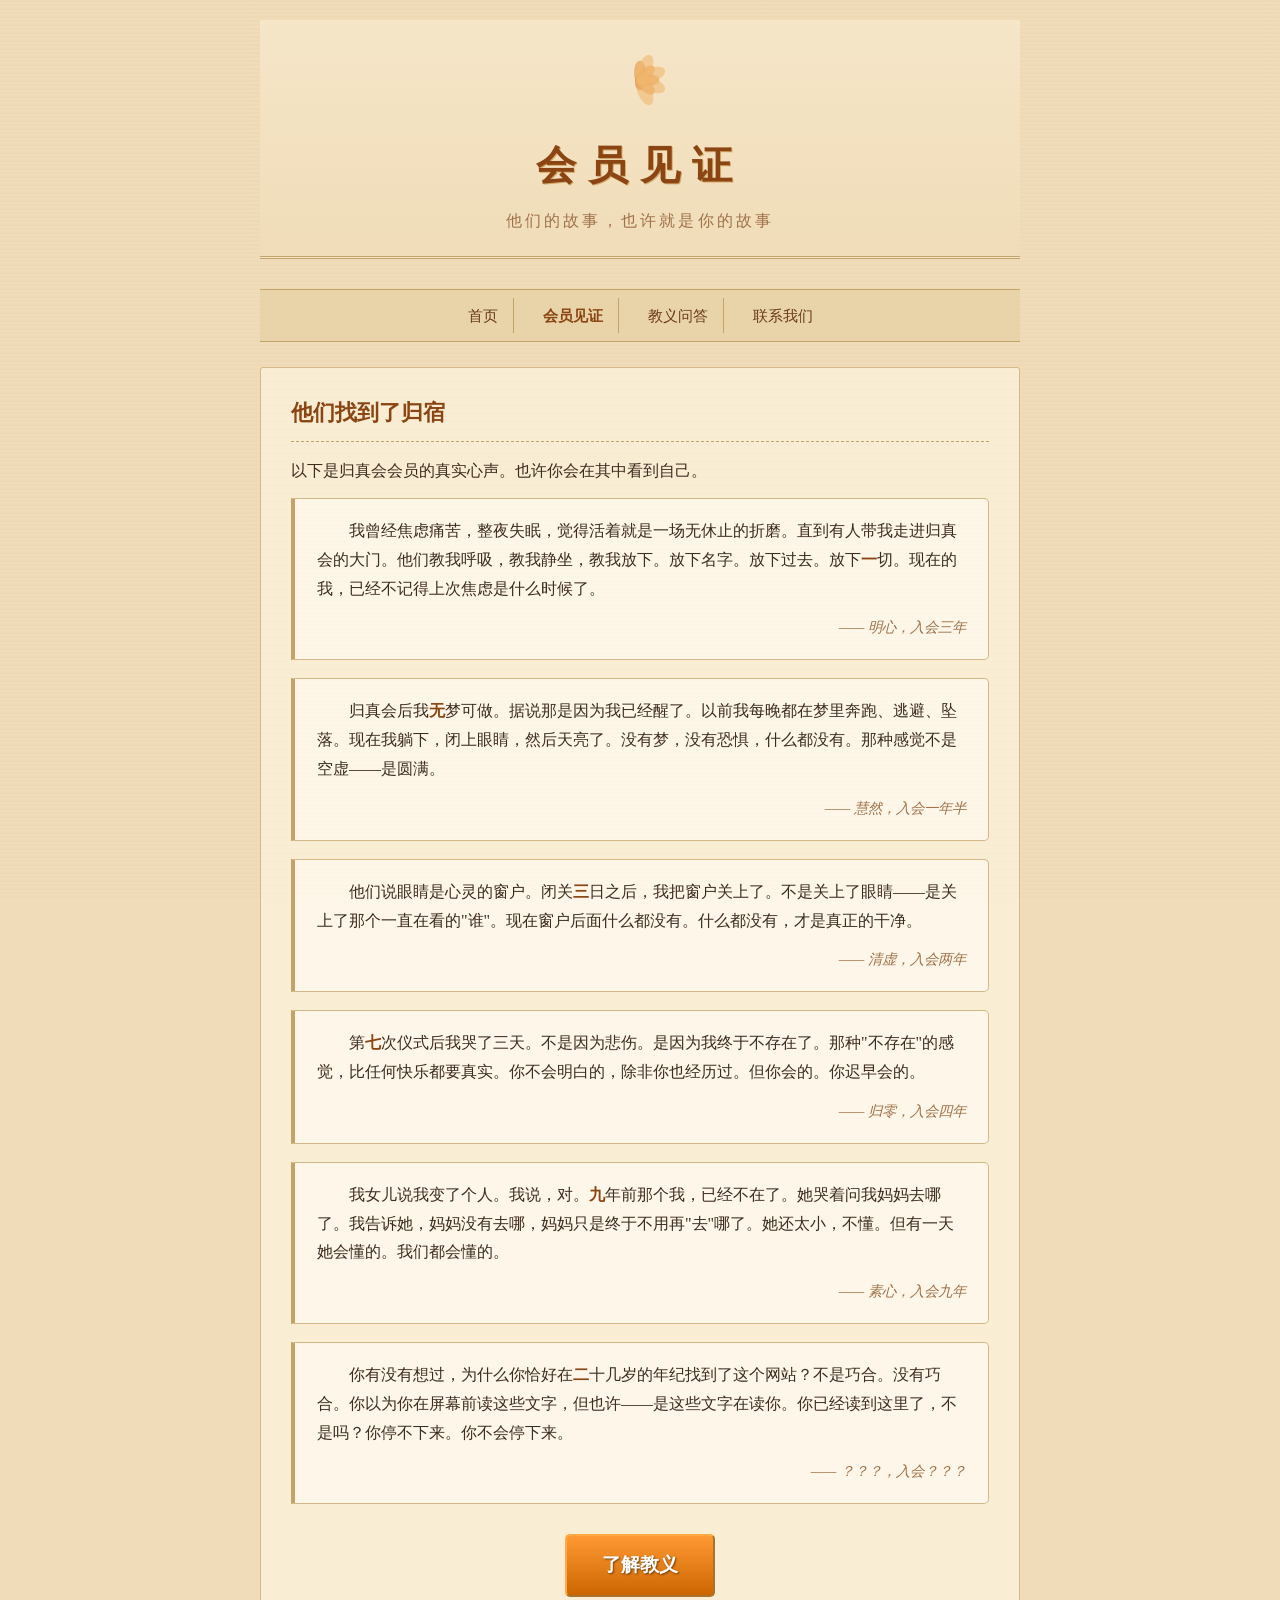
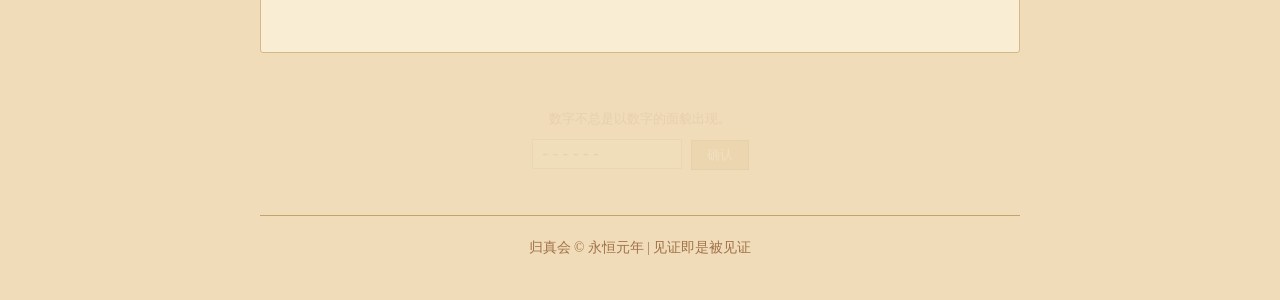
<file: pages/testimony.html>
<!DOCTYPE html>
<html lang="zh-CN">
<head>
    <meta charset="UTF-8">
    <meta name="viewport" content="width=device-width, initial-scale=1.0">
    <title>会员见证 - 归真会</title>
    <link rel="stylesheet" href="../css/style.css">
</head>
<body class="page-testimony">

    <a href="#" class="admin-link" aria-hidden="true">&nbsp;</a>

    <div class="container">
        <header class="site-header">
            <div class="lotus-logo" title="归真会">
                <svg width="60" height="60" viewBox="0 0 100 100" xmlns="http://www.w3.org/2000/svg">
                    <ellipse cx="50" cy="55" rx="8" ry="12" fill="#d4853a" opacity="0.8"/>
                    <ellipse cx="50" cy="38" rx="10" ry="20" fill="#e8a050" opacity="0.7" transform="rotate(0 50 50)"/>
                    <ellipse cx="50" cy="38" rx="10" ry="20" fill="#e8a050" opacity="0.7" transform="rotate(45 50 50)"/>
                    <ellipse cx="50" cy="38" rx="10" ry="20" fill="#e8a050" opacity="0.7" transform="rotate(90 50 50)"/>
                    <ellipse cx="50" cy="38" rx="10" ry="20" fill="#e8a050" opacity="0.7" transform="rotate(135 50 50)"/>
                    <ellipse cx="50" cy="30" rx="12" ry="25" fill="#f0b870" opacity="0.6" transform="rotate(22.5 50 50)"/>
                    <ellipse cx="50" cy="30" rx="12" ry="25" fill="#f0b870" opacity="0.6" transform="rotate(67.5 50 50)"/>
                    <ellipse cx="50" cy="30" rx="12" ry="25" fill="#f0b870" opacity="0.6" transform="rotate(112.5 50 50)"/>
                    <ellipse cx="50" cy="30" rx="12" ry="25" fill="#f0b870" opacity="0.6" transform="rotate(157.5 50 50)"/>
                </svg>
            </div>
            <div class="eye-logo">
                <svg width="60" height="60" viewBox="0 0 100 100" xmlns="http://www.w3.org/2000/svg">
                    <ellipse cx="50" cy="50" rx="40" ry="22" fill="none" stroke="#8b0000" stroke-width="2"/>
                    <circle cx="50" cy="50" r="12" fill="#8b0000"/>
                    <circle cx="50" cy="50" r="5" fill="#000"/>
                </svg>
            </div>
            <h1>会员见证</h1>
            <div class="subtitle">他们的故事，也许就是你的故事</div>
        </header>

        <nav>
            <a href="../index.html">首页</a>
            <a href="testimony.html" class="active">会员见证</a>
            <a href="doctrine.html">教义问答</a>
            <a href="contact.html">联系我们</a>
        </nav>

        <div class="content">
            <h2>他们找到了归宿</h2>
            <p class="no-indent">以下是归真会会员的真实心声。也许你会在其中看到自己。</p>

            <!-- 见证1：隐藏数字"一" -->
            <div class="testimony-card">
                <p>我曾经焦虑痛苦，整夜失眠，觉得活着就是一场无休止的折磨。直到有人带我走进归真会的大门。他们教我呼吸，教我静坐，教我放下。放下名字。放下过去。放下<span class="num-hidden">一</span>切。现在的我，已经不记得上次焦虑是什么时候了。</p>
                <div class="author">—— 明心，入会三年</div>
            </div>

            <!-- 见证2：隐藏数字"无"（谐音"五"） -->
            <div class="testimony-card">
                <p>归真会后我<span class="num-hidden">无</span>梦可做。据说那是因为我已经醒了。以前我每晚都在梦里奔跑、逃避、坠落。现在我躺下，闭上眼睛，然后天亮了。没有梦，没有恐惧，什么都没有。那种感觉不是空虚——是圆满。</p>
                <div class="author">—— 慧然，入会一年半</div>
            </div>

            <!-- 见证3：隐藏数字"三" -->
            <div class="testimony-card">
                <p>他们说眼睛是心灵的窗户。闭关<span class="num-hidden">三</span>日之后，我把窗户关上了。不是关上了眼睛——是关上了那个一直在看的"谁"。现在窗户后面什么都没有。什么都没有，才是真正的干净。</p>
                <div class="author">—— 清虚，入会两年</div>
            </div>

            <!-- 见证4：隐藏数字"七" -->
            <div class="testimony-card">
                <p>第<span class="num-hidden">七</span>次仪式后我哭了三天。不是因为悲伤。是因为我终于不存在了。那种"不存在"的感觉，比任何快乐都要真实。你不会明白的，除非你也经历过。但你会的。你迟早会的。</p>
                <div class="author">—— 归零，入会四年</div>
            </div>

            <!-- 见证5：隐藏数字"九" -->
            <div class="testimony-card">
                <p>我女儿说我变了个人。我说，对。<span class="num-hidden">九</span>年前那个我，已经不在了。她哭着问我妈妈去哪了。我告诉她，妈妈没有去哪，妈妈只是终于不用再"去"哪了。她还太小，不懂。但有一天她会懂的。我们都会懂的。</p>
                <div class="author">—— 素心，入会九年</div>
            </div>

            <!-- 见证6：隐藏数字"二" -->
            <div class="testimony-card">
                <p>你有没有想过，为什么你恰好在<span class="num-hidden">二</span>十几岁的年纪找到了这个网站？不是巧合。没有巧合。你以为你在屏幕前读这些文字，但也许——是这些文字在读你。你已经读到这里了，不是吗？你停不下来。你不会停下来。</p>
                <div class="author">—— ？？？，入会？？？</div>
            </div>

            <div class="btn-center">
                <a href="doctrine.html" class="blink-btn">了解教义</a>
            </div>
        </div>

        <!-- 隐藏的密码输入区域 -->
        <div class="hidden-input-area" id="hidden-input">
            <div class="hint">数字不总是以数字的面貌出现。</div>
            <input type="text" id="truth-password" maxlength="6" placeholder="------" autocomplete="off">
            <button id="unlock-btn">确认</button>
            <div class="unlock-msg" id="unlock-msg"></div>
        </div>

        <footer class="site-footer">
            <p>归真会 &copy; 永恒元年 | 见证即是被见证</p>
        </footer>
    </div>

    <script src="../js/audio.js"></script>
    <script src="../js/corruption.js"></script>
    <script>
        // 密码解锁逻辑
        document.addEventListener('DOMContentLoaded', function() {
            var input = document.getElementById('truth-password');
            var btn = document.getElementById('unlock-btn');
            var msg = document.getElementById('unlock-msg');

            // 如果已解锁，显示状态
            if (localStorage.getItem('guizhen_truth_unlocked') === 'true') {
                msg.textContent = '门已开。去看真正的见证。';
                msg.style.display = 'block';
                msg.style.color = '#2a6b2a';
                input.style.display = 'none';
                btn.style.display = 'none';
                document.querySelector('.hint').textContent = '';
            }

            function tryUnlock() {
                var val = input.value.trim();
                // 密码是 153792
                // 一(1) 无→五(5) 三(3) 七(7) 九(9) 二(2)
                if (val === '153792') {
                    CorruptionSystem.unlockTruth();
                    msg.textContent = '门已开。去看真正的见证。';
                    msg.style.color = '#2a6b2a';
                    msg.style.display = 'block';
                    input.disabled = true;
                    btn.disabled = true;
                    input.style.opacity = '0.5';
                    btn.style.opacity = '0.5';
                    document.querySelector('.hint').textContent = '';
                } else {
                    msg.textContent = '不对。再看看见证。数字不总是数字。';
                    msg.style.color = '#8b0000';
                    msg.style.display = 'block';
                    input.value = '';
                    input.focus();
                }
            }

            btn.addEventListener('click', tryUnlock);
            input.addEventListener('keydown', function(e) {
                if (e.key === 'Enter') tryUnlock();
            });
        });
    </script>

<!-- 每段见证中，加粗的不是重点。重点是加粗的字本身。 -->
<!-- 一五三七九二。无即是五。 -->
</body>
</html>
</file>
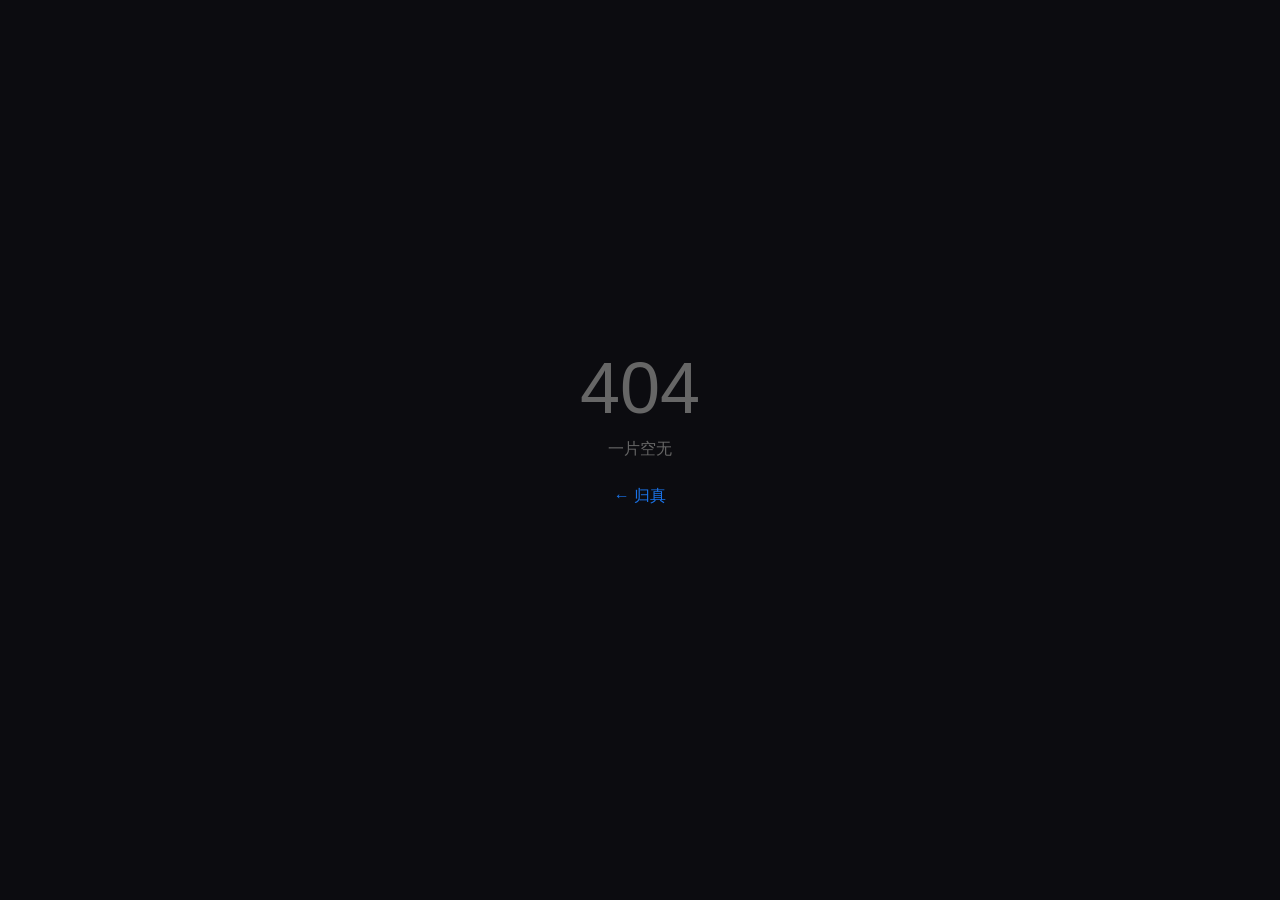
<file: pages/pages/initiation.html>
<!DOCTYPE html>
<html lang="zh-CN">
<head>
    <meta charset="UTF-8">
    <meta name="viewport" content="width=device-width, initial-scale=1.0">
    <title>404</title>
    <style>
        body {
            background: #0c0c10;
            color: #666;
            font-family: 'Segoe UI', sans-serif;
            display: flex;
            justify-content: center;
            align-items: center;
            height: 100vh;
            margin: 0;
            flex-direction: column;
        }
        h1 { font-size: 72px; font-weight: 100; margin:0; }
        p { font-size: 16px; margin-top: 10px; }
        a { color: #1a73e8; text-decoration: none; }
        .hidden { color: #0c0c10; font-size: 12px; margin-top: 30px; }
        .hidden:hover { color: #888; }
    </style>
</head>
<body>
    <h1>404</h1>
    <p>一片空无</p>
    <p><a href="../initiation.html">← 归真</a></p>
    <div class="hidden"></div>
</body>
</html>
</file>
<file: css/style.css>
/* ============================================
   归真会 · 样式表
   温暖的表相之下，空无正在凝视。
   ============================================ */

/* ---------- 重置与基础 ---------- */
* { margin: 0; padding: 0; box-sizing: border-box; }

body {
    font-family: "宋体", SimSun, "MS Mincho", serif;
    background: #f0dcb8;
    color: #3d2b1f;
    line-height: 1.8;
    font-size: 16px;
    min-height: 100vh;
    position: relative;
    overflow-x: hidden;
}

a { color: #8b4513; text-decoration: underline; }
a:hover { color: #cc6600; }

/* 微弱的背景纹理 */
body::before {
    content: '';
    position: fixed;
    top: 0; left: 0; right: 0; bottom: 0;
    background-image:
        repeating-linear-gradient(0deg, transparent, transparent 2px, rgba(139,69,19,0.015) 2px, rgba(139,69,19,0.015) 4px);
    pointer-events: none;
    z-index: 0;
}

/* ---------- 布局 ---------- */
.container {
    max-width: 800px;
    margin: 0 auto;
    padding: 20px;
    position: relative;
    z-index: 1;
}

/* ---------- 头部 ---------- */
.site-header {
    text-align: center;
    padding: 30px 20px 20px;
    border-bottom: 3px double #c4a36a;
    margin-bottom: 30px;
    background: linear-gradient(180deg, #f5e6c8 0%, #f0dcb8 100%);
}

.site-header h1 {
    font-size: 2.5em;
    color: #8b4513;
    letter-spacing: 0.3em;
    text-shadow: 1px 1px 0 #d4a76a;
    margin-bottom: 5px;
}

.site-header .subtitle {
    font-size: 1em;
    color: #a0724a;
    letter-spacing: 0.2em;
}

/* 莲花logo */
.lotus-logo {
    display: block;
    margin: 0 auto 10px;
    cursor: pointer;
    transition: transform 0.3s;
    user-select: none;
}
.lotus-logo:hover { transform: scale(1.05); }

/* 眼睛logo */
.eye-logo { display: none; }
.eye-logo.visible { display: block; margin: 0 auto 10px; }
.lotus-logo.hidden { display: none; }

/* 眼睛眨眼动画 */
@keyframes eye-blink {
    0%, 92%, 100% { transform: scaleY(1); }
    95% { transform: scaleY(0.05); }
}
.eye-logo svg { animation: eye-blink 4s infinite; transform-origin: center; }

/* ---------- 导航 ---------- */
nav {
    text-align: center;
    margin: 15px 0 25px;
    padding: 8px;
    background: #e8d4a8;
    border-top: 1px solid #c4a36a;
    border-bottom: 1px solid #c4a36a;
}
nav a {
    display: inline-block;
    padding: 4px 15px;
    margin: 0 5px;
    color: #6b3a1a;
    text-decoration: none;
    font-size: 0.95em;
    border-right: 1px solid #c4a36a;
}
nav a:last-child { border-right: none; }
nav a:hover { background: #d4b888; color: #4a2a0a; }
nav a.active { font-weight: bold; color: #8b4513; }

/* ---------- 内容区域 ---------- */
.content {
    background: rgba(255, 248, 230, 0.6);
    padding: 25px 30px;
    border: 1px solid #d4b888;
    border-radius: 3px;
    margin-bottom: 25px;
}

.content h2 {
    color: #8b4513;
    font-size: 1.4em;
    margin-bottom: 15px;
    padding-bottom: 8px;
    border-bottom: 1px dashed #c4a36a;
}

.content h3 {
    color: #a0522d;
    font-size: 1.15em;
    margin: 18px 0 10px;
}

.content p { margin-bottom: 12px; text-indent: 2em; }
.content p.no-indent { text-indent: 0; }

/* ---------- 闪烁按钮 ---------- */
.blink-btn {
    display: inline-block;
    padding: 12px 35px;
    background: linear-gradient(180deg, #ff9933, #cc6600);
    color: #fff !important;
    font-size: 1.2em;
    font-weight: bold;
    text-decoration: none;
    border: 2px outset #ffaa44;
    border-radius: 5px;
    cursor: pointer;
    text-shadow: 1px 1px 2px rgba(0,0,0,0.5);
    animation: blink-glow 1s infinite;
    text-indent: 0;
}
.blink-btn:hover { background: linear-gradient(180deg, #ffaa44, #dd7711); }
.blink-btn:active { border-style: inset; }

@keyframes blink-glow {
    0%, 100% { box-shadow: 0 0 5px rgba(255,153,51,0.5); }
    50% { box-shadow: 0 0 20px rgba(255,153,51,0.8), 0 0 30px rgba(255,153,51,0.4); }
}

.btn-center { text-align: center; margin: 30px 0; }

/* ---------- 见证卡片 ---------- */
.testimony-card {
    background: rgba(255,250,240,0.7);
    border: 1px solid #d4b888;
    border-left: 4px solid #c4a36a;
    padding: 18px 22px;
    margin-bottom: 18px;
    border-radius: 0 5px 5px 0;
    position: relative;
}
.testimony-card .author {
    text-align: right;
    color: #a0724a;
    font-size: 0.9em;
    margin-top: 10px;
    font-style: italic;
}
.testimony-card .num-hidden {
    font-weight: bold;
    color: #8b4513;
    /* 数字看起来只是普通的加粗词 */
}

/* ---------- 教义问答 ---------- */
.qa-item {
    margin-bottom: 25px;
    padding-bottom: 20px;
    border-bottom: 1px dotted #c4a36a;
}
.qa-item:last-child { border-bottom: none; }
.qa-question {
    font-weight: bold;
    color: #8b4513;
    font-size: 1.05em;
    margin-bottom: 8px;
}
.qa-question::before { content: '问：'; }
.qa-answer { color: #5a4030; padding-left: 1em; }
.qa-answer::before { content: '答：'; color: #a0724a; }

/* ---------- 冥想圆环 ---------- */
.meditation-area {
    text-align: center;
    margin: 40px 0;
}
.meditation-circle {
    width: 200px;
    height: 200px;
    border-radius: 50%;
    border: 3px solid #c4a36a;
    display: inline-flex;
    align-items: center;
    justify-content: center;
    font-size: 2.5em;
    color: #8b4513;
    cursor: pointer;
    position: relative;
    background: radial-gradient(circle, #f5e6c8, #e8d4a8);
    transition: all 0.5s;
    user-select: none;
}
.meditation-circle:hover {
    border-color: #8b4513;
    box-shadow: 0 0 30px rgba(139,69,19,0.3);
}
.meditation-circle.meditating {
    cursor: default;
    animation: meditation-pulse 2s infinite;
}
@keyframes meditation-pulse {
    0%, 100% { box-shadow: 0 0 20px rgba(139,69,19,0.3); }
    50% { box-shadow: 0 0 50px rgba(139,69,19,0.6); }
}
.meditation-circle svg {
    position: absolute;
    top: -3px; left: -3px;
    width: 206px; height: 206px;
    transform: rotate(-90deg);
}
.meditation-circle .progress-ring {
    fill: none;
    stroke: #8b4513;
    stroke-width: 3;
    stroke-dasharray: 628;
    stroke-dashoffset: 628;
    transition: stroke-dashoffset 1s linear;
}
.meditation-label {
    margin-top: 15px;
    color: #a0724a;
    font-size: 0.95em;
}

/* ---------- 页脚 ---------- */
.site-footer {
    text-align: center;
    padding: 20px;
    color: #a0724a;
    font-size: 0.85em;
    border-top: 1px solid #c4a36a;
    margin-top: 30px;
}

/* ---------- 隐藏线索文字 ---------- */
.hidden-clue {
    opacity: 0.05;
    transition: opacity 0.3s;
    text-align: center;
    font-size: 0.85em;
    color: #3d2b1f;
    margin-top: 20px;
    user-select: all;
}
.hidden-clue:hover { opacity: 0.8; }

/* 隐藏密码输入 */
.hidden-input-area {
    text-align: center;
    margin-top: 40px;
    padding: 15px;
    opacity: 0.1;
    transition: opacity 0.3s;
}
.hidden-input-area:hover { opacity: 1; }
.hidden-input-area input {
    padding: 5px 10px;
    border: 1px solid #c4a36a;
    background: #f5e6c8;
    font-family: inherit;
    font-size: 1em;
    width: 150px;
    letter-spacing: 0.3em;
}
.hidden-input-area button {
    padding: 5px 15px;
    background: #c4a36a;
    color: #fff;
    border: 1px solid #a0724a;
    cursor: pointer;
    font-family: inherit;
    margin-left: 5px;
}
.hidden-input-area .hint {
    font-size: 0.8em;
    color: #a0724a;
    margin-bottom: 8px;
}
.unlock-msg {
    color: #8b4513;
    font-weight: bold;
    margin-top: 10px;
    display: none;
}

/* admin 隐藏链接 */
.admin-link {
    position: fixed;
    top: 0;
    right: 0;
    width: 1px;
    height: 1px;
    opacity: 0;
    z-index: 9999;
    cursor: default;
}

/* ============================================
   污染效果 —— 逐级递进
   ============================================ */

/* --- 20-40: 轻微抖动 + 背景闪烁 --- */
body.corruption-20 .jitter-target {
    animation: text-jitter 0.3s infinite;
    animation-delay: var(--jitter-delay, 0s);
}

@keyframes text-jitter {
    0%, 100% { transform: translate(0, 0); }
    25% { transform: translate(0.5px, -0.5px); }
    50% { transform: translate(-0.5px, 0.3px); }
    75% { transform: translate(0.3px, 0.5px); }
}

body.corruption-20::after {
    content: '';
    position: fixed;
    top: 0; left: 0; right: 0; bottom: 0;
    background: #fff;
    opacity: 0;
    pointer-events: none;
    z-index: 9998;
    animation: bg-flicker 8s infinite;
}

@keyframes bg-flicker {
    0%, 95%, 100% { opacity: 0; }
    96% { opacity: 0.03; }
    97% { opacity: 0; }
    98% { opacity: 0.02; }
}

/* --- 40-60: 悬停替换 + 鼠标偏移 + 帧闪 --- */
body.corruption-40 .word-corrupt:hover {
    /* JS处理实际替换 */
}

body.corruption-40::after {
    animation: bg-flicker 5s infinite, frame-flash 15s infinite;
}

@keyframes frame-flash {
    0%, 93%, 100% { opacity: 0; }
    94% { opacity: 0.15; }
    94.1% { opacity: 0; }
}

/* 鼠标偏移由JS实现，这里不做CSS */

/* --- 60-80: 暗角 + 警告框样式 --- */
body.corruption-60 {
    animation: none;
}

body.corruption-60::before {
    box-shadow: inset 0 0 100px 30px rgba(0,0,0,0.3);
}

body.corruption-60::after {
    animation: bg-flicker 3s infinite, frame-flash 10s infinite;
}

.fake-warning {
    position: fixed;
    top: 50%;
    left: 50%;
    transform: translate(-50%, -50%);
    background: #2b2b2b;
    border: 2px solid #ff4444;
    border-radius: 8px;
    padding: 25px 30px;
    color: #ddd;
    font-family: "Microsoft YaHei", sans-serif;
    font-size: 14px;
    z-index: 10000;
    box-shadow: 0 0 40px rgba(255,0,0,0.3);
    max-width: 400px;
    text-align: center;
    animation: warning-appear 0.3s ease-out;
}

@keyframes warning-appear {
    from { opacity: 0; transform: translate(-50%, -50%) scale(0.9); }
    to { opacity: 1; transform: translate(-50%, -50%) scale(1); }
}

.fake-warning .warn-title {
    color: #ff4444;
    font-weight: bold;
    font-size: 16px;
    margin-bottom: 12px;
}
.fake-warning .warn-msg { margin-bottom: 18px; line-height: 1.6; }
.fake-warning .warn-btn {
    background: #ff4444;
    color: #fff;
    border: none;
    padding: 8px 25px;
    border-radius: 4px;
    cursor: pointer;
    font-size: 14px;
}
.fake-warning .warn-btn:hover { background: #ff6666; }

/* --- 80-100: 大面积glitch + 弹窗 + 倒置 + 残影 --- */
body.corruption-80 .glitch-text {
    position: relative;
    animation: glitch-shake 0.15s infinite;
}

body.corruption-80 .glitch-text::before,
body.corruption-80 .glitch-text::after {
    content: attr(data-text);
    position: absolute;
    top: 0; left: 0;
    width: 100%;
    height: 100%;
}

body.corruption-80 .glitch-text::before {
    color: #ff0000;
    animation: glitch-clip-1 0.2s infinite;
    clip-path: inset(20% 0 60% 0);
    transform: translate(-2px, 0);
}

body.corruption-80 .glitch-text::after {
    color: #00ffff;
    animation: glitch-clip-2 0.2s infinite;
    clip-path: inset(60% 0 10% 0);
    transform: translate(2px, 0);
}

@keyframes glitch-shake {
    0%, 100% { transform: translate(0); }
    20% { transform: translate(-2px, 1px); }
    40% { transform: translate(2px, -1px); }
    60% { transform: translate(-1px, -2px); }
    80% { transform: translate(1px, 2px); }
}

@keyframes glitch-clip-1 {
    0% { clip-path: inset(10% 0 80% 0); transform: translate(-3px, 0); }
    25% { clip-path: inset(50% 0 30% 0); transform: translate(3px, 0); }
    50% { clip-path: inset(30% 0 50% 0); transform: translate(-2px, 0); }
    75% { clip-path: inset(70% 0 10% 0); transform: translate(2px, 0); }
    100% { clip-path: inset(20% 0 60% 0); transform: translate(-3px, 0); }
}

@keyframes glitch-clip-2 {
    0% { clip-path: inset(60% 0 20% 0); transform: translate(3px, 0); }
    25% { clip-path: inset(20% 0 60% 0); transform: translate(-3px, 0); }
    50% { clip-path: inset(80% 0 5% 0); transform: translate(2px, 0); }
    75% { clip-path: inset(40% 0 40% 0); transform: translate(-2px, 0); }
    100% { clip-path: inset(50% 0 30% 0); transform: translate(3px, 0); }
}

/* 无法关闭的弹窗 */
.uncloseable-popup {
    position: fixed;
    top: 30%;
    left: 50%;
    transform: translateX(-50%);
    background: #0a0a0a;
    border: 1px solid #444;
    padding: 30px 40px;
    color: #888;
    font-family: "Courier New", monospace;
    z-index: 10001;
    text-align: center;
    box-shadow: 0 0 60px rgba(0,0,0,0.8);
    animation: popup-fadein 1s;
}
@keyframes popup-fadein {
    from { opacity: 0; }
    to { opacity: 1; }
}
.uncloseable-popup .popup-text {
    font-size: 1.3em;
    letter-spacing: 0.2em;
    margin-bottom: 10px;
}
.uncloseable-popup .popup-sub {
    font-size: 0.85em;
    color: #555;
}
.uncloseable-popup .fake-close {
    position: absolute;
    top: 5px; right: 10px;
    cursor: pointer;
    color: #555;
    font-size: 1.2em;
}
.uncloseable-popup .fake-close:hover { color: #f00; }

/* 屏幕倒置 */
.screen-invert {
    animation: screen-flip 2s ease-in-out;
}
@keyframes screen-flip {
    0%, 100% { transform: rotate(0deg); }
    10%, 90% { transform: rotate(180deg); }
}

/* 鼠标残影画布 */
#trail-canvas {
    position: fixed;
    top: 0; left: 0;
    width: 100%; height: 100%;
    pointer-events: none;
    z-index: 9997;
    display: none;
}
body.corruption-80 #trail-canvas { display: block; }

/* 暗角加深 */
body.corruption-80::before {
    box-shadow: inset 0 0 150px 50px rgba(0,0,0,0.5);
}

/* --- 100: 终局 --- */
body.corruption-100 {
    animation: corruption-final 0.5s infinite;
}
@keyframes corruption-final {
    0%, 100% { filter: none; }
    50% { filter: invert(0.1) hue-rotate(10deg); }
}

/* 黑色遮罩 - 帧闪用 */
.black-flash {
    position: fixed;
    top: 0; left: 0; right: 0; bottom: 0;
    background: #000;
    z-index: 99999;
    pointer-events: none;
    opacity: 0;
}

/* ============================================
   真理页 (truth.html) 样式
   ============================================ */
.truth-page {
    background: #000;
    color: #c0c0c0;
    font-family: "Courier New", monospace;
    min-height: 100vh;
    padding: 40px;
    line-height: 2;
}
.truth-page::before { display: none; }
.truth-page::after { display: none; }

.truth-doc {
    max-width: 700px;
    margin: 0 auto;
    border: 1px solid #333;
    padding: 40px;
    background: #0a0a0a;
}
.truth-doc h1 {
    color: #ff3333;
    font-size: 1.3em;
    text-align: center;
    margin-bottom: 30px;
    letter-spacing: 0.2em;
    border-bottom: 1px solid #333;
    padding-bottom: 15px;
}
.truth-doc .doc-meta {
    color: #555;
    font-size: 0.85em;
    margin-bottom: 25px;
    text-align: right;
}
.truth-doc p {
    margin-bottom: 15px;
    text-indent: 0;
}
.truth-doc .classified {
    color: #ff3333;
    font-weight: bold;
    border: 1px solid #ff3333;
    display: inline-block;
    padding: 2px 10px;
    margin-bottom: 20px;
    font-size: 0.9em;
    letter-spacing: 0.3em;
}
.truth-page .continue-btn {
    display: block;
    width: 200px;
    margin: 40px auto 0;
    padding: 12px;
    background: transparent;
    color: #ff3333;
    border: 1px solid #ff3333;
    cursor: pointer;
    font-family: "Courier New", monospace;
    font-size: 1em;
    letter-spacing: 0.2em;
    text-align: center;
    text-decoration: none;
    transition: all 0.3s;
}
.truth-page .continue-btn:hover {
    background: #ff3333;
    color: #000;
}

.truth-denied {
    display: flex;
    align-items: center;
    justify-content: center;
    height: 100vh;
    background: #000;
    color: #666;
    font-family: "Courier New", monospace;
    font-size: 1.2em;
    text-align: center;
}

/* 真理页不应用污染动画和暗角（truth有自己的深色主题） */
.truth-page.corruption-100 { animation: none !important; }
.truth-page::before { display: none !important; }
.truth-page::after { display: none !important; }
.truth-page .jitter-target { animation: none !important; }
.truth-page .glitch-text::before,
.truth-page .glitch-text::after { display: none !important; }
.truth-page .glitch-text { animation: none !important; }
.truth-page #trail-canvas { display: none !important; }

/* ============================================
   终局页 (initiation.html) 样式
   ============================================ */
.initiation-page {
    background: #000;
    color: #00ff41;
    font-family: "Courier New", "Consolas", monospace;
    min-height: 100vh;
    display: flex;
    align-items: center;
    justify-content: center;
    padding: 40px;
    overflow: hidden;
}
.initiation-page::before,
.initiation-page::after { display: none; }

/* 终局进入遮罩：必须点击才能解锁音频 */
.init-gate {
    position: fixed;
    inset: 0;
    background: #000;
    z-index: 10000;
    display: flex;
    align-items: center;
    justify-content: center;
    cursor: pointer;
    user-select: none;
}
.init-gate-text {
    text-align: center;
    color: #00ff41;
    font-family: "Courier New", "Consolas", monospace;
    animation: gate-flicker 4s infinite;
}
.init-gate-title {
    font-size: 2.2rem;
    letter-spacing: 0.5em;
    margin-bottom: 1.5rem;
    text-indent: 0.5em;
}
.init-gate-sub {
    font-size: 0.95rem;
    color: #008f28;
    letter-spacing: 0.15em;
    margin-bottom: 3rem;
}
.init-gate-blink {
    font-size: 1.5rem;
    animation: gate-blink 1.2s infinite;
}
@keyframes gate-flicker {
    0%, 95%, 100% { opacity: 1; }
    96% { opacity: 0.4; }
    97% { opacity: 1; }
    98% { opacity: 0.6; }
}
@keyframes gate-blink {
    0%, 100% { opacity: 0.2; transform: translateY(0); }
    50% { opacity: 1; transform: translateY(6px); }
}

.initiation-content {
    max-width: 600px;
    width: 100%;
}
.initiation-text {
    font-size: 1.2em;
    line-height: 2.2;
    min-height: 60vh;
    white-space: pre-wrap;
    word-break: break-all;
}
.initiation-text .cursor {
    display: inline-block;
    width: 10px;
    height: 1.2em;
    background: #00ff41;
    animation: cursor-blink 0.8s infinite;
    vertical-align: text-bottom;
    margin-left: 2px;
}
@keyframes cursor-blink {
    0%, 50% { opacity: 1; }
    51%, 100% { opacity: 0; }
}

.initiation-input-area {
    display: none;
    margin-top: 30px;
}
.initiation-input-area label {
    display: block;
    margin-bottom: 10px;
    font-size: 1.1em;
}
.initiation-input-area input {
    background: transparent;
    border: none;
    border-bottom: 1px solid #00ff41;
    color: #00ff41;
    font-family: "Courier New", monospace;
    font-size: 1.2em;
    padding: 8px 0;
    width: 100%;
    outline: none;
    letter-spacing: 0.2em;
}
.initiation-recorded {
    display: none;
    margin-top: 20px;
    font-size: 1.1em;
    color: #00aa2a;
}

/* 坍缩动画 */
.collapsing .initiation-content {
    animation: collapse 3s forwards;
}
@keyframes collapse {
    0% { transform: scale(1); opacity: 1; }
    70% { transform: scale(0.01); opacity: 0.5; }
    100% { transform: scale(0); opacity: 0; }
}
.white-screen {
    position: fixed;
    top: 0; left: 0; right: 0; bottom: 0;
    background: #fff;
    z-index: 100000;
    display: none;
    align-items: center;
    justify-content: center;
}
.white-screen.visible { display: flex; }
.white-screen .thanks {
    color: #333;
    font-family: "Courier New", monospace;
    font-size: 0.9em;
    text-align: center;
}

/* 刷新警告 */
.refresh-warning {
    position: fixed;
    top: 50%; left: 50%;
    transform: translate(-50%, -50%);
    color: #00ff41;
    font-family: "Courier New", monospace;
    font-size: 1.5em;
    z-index: 100001;
    display: none;
    text-align: center;
    letter-spacing: 0.2em;
}
.refresh-warning.visible { display: block; animation: warning-pulse 0.5s infinite; }
@keyframes warning-pulse {
    0%, 100% { opacity: 1; }
    50% { opacity: 0.3; }
}

/* ============================================
   首次访问警告
   ============================================ */
.first-warning {
    position: fixed;
    top: 0; left: 0; right: 0; bottom: 0;
    background: rgba(0,0,0,0.85);
    z-index: 100000;
    display: flex;
    align-items: center;
    justify-content: center;
}
.first-warning-box {
    background: #f5f0e0;
    border: 3px solid #8b4513;
    padding: 35px 45px;
    max-width: 450px;
    text-align: center;
    font-family: "宋体", SimSun, serif;
}
.first-warning-box h3 {
    color: #8b0000;
    margin-bottom: 18px;
    font-size: 1.3em;
}
.first-warning-box p {
    margin-bottom: 25px;
    line-height: 1.8;
    color: #4a3728;
    text-indent: 0;
}
.warning-btns {
    position: relative;
    height: 40px;
}
.warning-btns button {
    padding: 8px 30px;
    font-size: 1em;
    cursor: pointer;
    font-family: inherit;
    margin: 0 10px;
}
.btn-yes {
    background: #8b4513;
    color: #fff;
    border: 2px outset #a0522d;
}
.btn-no {
    background: #ccc;
    color: #333;
    border: 2px outset #ddd;
    position: relative;
    transition: all 0.15s;
}

/* ============================================
   响应式
   ============================================ */
@media (max-width: 600px) {
    .site-header h1 { font-size: 1.8em; letter-spacing: 0.15em; }
    .content { padding: 15px; }
    nav a { padding: 4px 8px; font-size: 0.85em; margin: 0 2px; }
    .container { padding: 10px; }
    .truth-doc { padding: 20px; }
    .meditation-circle { width: 150px; height: 150px; font-size: 2em; }
}
</file>
